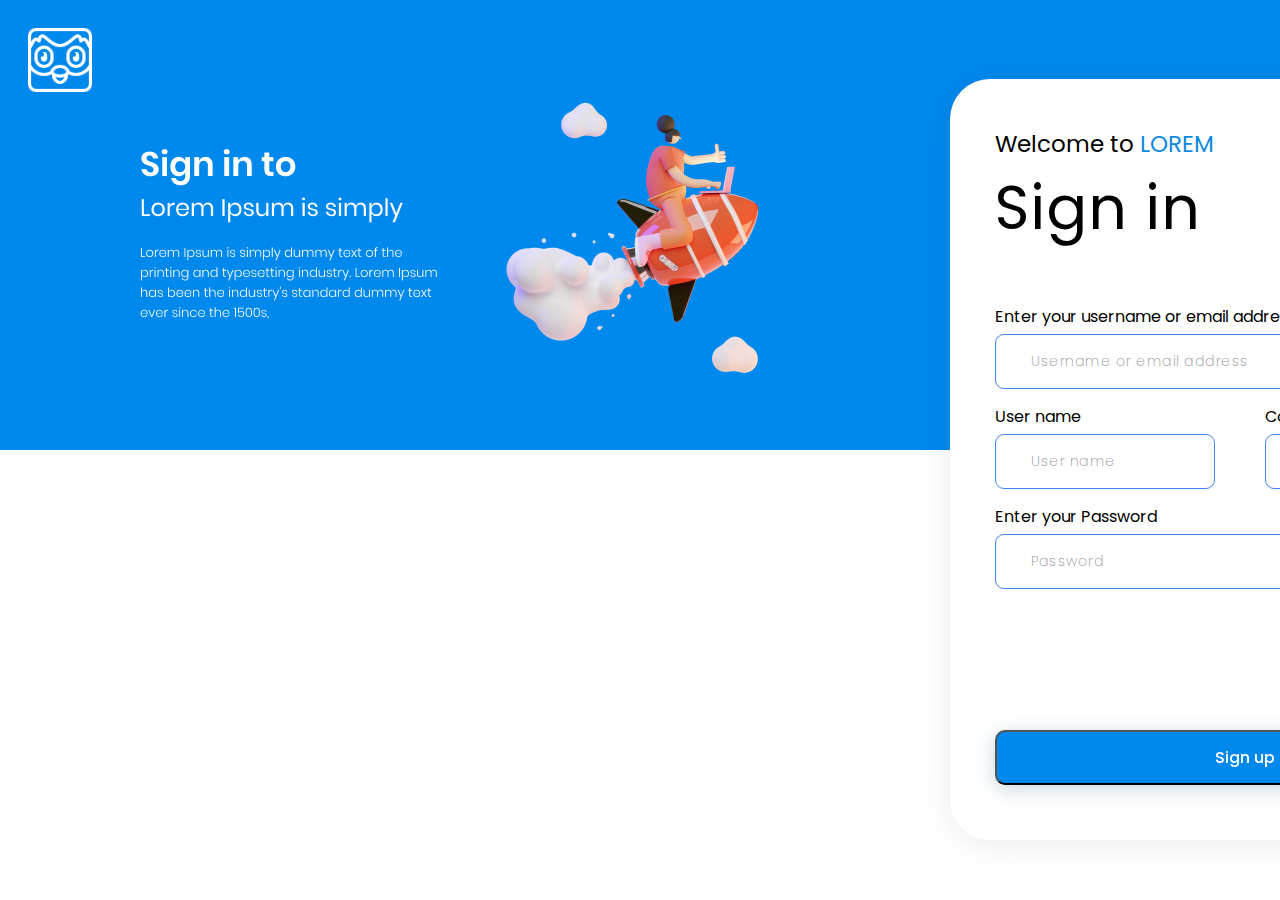
<file: second.html>
<!DOCTYPE html>
<html lang="en">
<head>
    <meta charset="UTF-8">
    <meta http-equiv="X-UA-Compatible" content="IE=edge">
    <meta name="viewport" content="width=device-width, initial-scale=1.0">
    <link rel="preconnect" href="https://fonts.googleapis.com">
    <link rel="preconnect" href="https://fonts.gstatic.com" crossorigin>
    <link href="https://fonts.googleapis.com/css2?family=Poppins:wght@500&family=Roboto:wght@100;300&display=swap" rel="stylesheet">
    <link rel="stylesheet" href="https://cdnjs.cloudflare.com/ajax/libs/font-awesome/5.15.3/css/all.min.css"/>
    <link rel="stylesheet" href="second.css">

    <title>Lab11_2</title>
</head>
<body>
   <main class="main">
       <div class="section1">
           <div class="logo">
               <img src="images/logo.png" alt="">
           </div>
           <div class="header-text">
               <img src="images/Group 1.png" alt="img">
               <img src="images/lorem.png" alt="img">
           </div>
           <div class="photo">
                <img src="images/Saly-1.png" alt="img">
           </div>
       </div>
       <div class="section2">
           <div class="content1"><p>Welcome to <span>LOREM</span></p></div>
           <div class="content2"><p>No Account <br><a href="#">Sign up</a></p> </div>
           <div class="content3"><h1>Sign in</h1></div>

        

           <div class="form">
            <form action="#">
                <div class="form-group email">
                    <div class="field">
                        <label for="username">Enter your username or email address</label><br>
                        <input type="text" class="form-control" placeholder="Username or email address" id="username">
                        <i class="error error-icon fas fa-exclamation-circle"></i>
                      </div>
                      <div class="error error-txt">Email can't be blank</div>
                </div>

                <div class="form-group2">
                    <div class="form-group username">
                        <div class="field username">
                            <label for="username">User name</label><br>
                            <input type="text" class="form-control username" placeholder="User name" id="username">
                          </div>
                          <div class="error error-txt">User name can't be blank</div>
                    </div>
    
                    <div class="form-group number">
                        <div class="field number">
                            <label for="username">Contact number</label><br>
                            <input type="number" class="form-control number" placeholder="Contact number" id="username">
                          </div>
                          <div class="error error-txt">Contact number can't be blank</div>
                    </div>
                </div>


                <div class="form-group password">
                    <div class="field">
                        <label for="password">Enter your Password</label><br>
                        <input type="password" class="form-control" placeholder="Password" id="password">
                        <i class="error error-icon fas fa-exclamation-circle"></i>
                      </div>
                        <div class="error error-txt">Password can't be blank</div>
                </div>
                  

                  <div><input type="submit" value="Sign up" class="submit"></div>
              </form>
           </div>
       </div>
       <div class="section3">
       </div>
   </main>
   <script src="app.js"></script>
</body>
</html>
</file>
<file: second.css>
*{
    margin: 0;
    padding: 0;
    box-sizing: border-box;
    font-family: 'Poppins', sans-serif;
  }
  @import url('https://fonts.googleapis.com/css2?family=Poppins:wght@500&family=Roboto:wght@100;300&display=swap');

  body{
      height:  100vh;
      overflow: hidden;
  }
  .section1{
      width: 100%;
      height: 50vh;
      background: #0089ED;
      display: flex;
      align-items: center;
  }
  .header-text{
      display: block;
      position: relative;
      left: 140px;
      width: 400px;
      height: 200px;
  }
  .header-text img{
      margin-top: 14px;
  }
.logo img{
    display: block;
    position: absolute;
    top: 0px;
    width: 80px;
    top: 20px;
    left: 20px;
}
.photo{
    position: relative;
    left: 40px;
}
.section2{
    position: absolute;
    width: 600px;
    height: 761px;
    left: 950px;
    top: 79px;
    background: #FFFFFF;
    box-shadow: 0px 4px 35px rgba(0, 0, 0, 0.08);
    border-radius: 40px;
}

.content1 p{
    position: relative;
    width: auto;
    height: 32px;
    left: 45px;
    top: 50px;
    font-family: 'Poppins';
    font-style: normal;
    font-weight: normal;
    font-size: 23px;
    line-height: 31px;
}
.content2 p{
    position: relative;
    width: 100px;
    height: 40px;
    left: 460px;
    top:  22px;
    font-family: 'Poppins';
    font-style: normal;
    font-weight: 50;
    font-size: 14px;
    line-height: 19px;
    letter-spacing: 1px;
    color: #8D8D8D;
}
.content2 a{    
    text-decoration: none;
    color: royalblue;
}
span{
    color: rgb(14, 138, 221);
}
.content3 h1{
    
position: relative;
height: 83px;
left: 45px;
top: 16px;
letter-spacing: 1px;
font-family: 'Poppins';
font-style: normal;
font-weight: 400;
font-size: 60px;
line-height: 82px;
}





.form{
    display: block;
    position: relative;
    top: 50px;
    left: 45px;
}

.form-control{
    position: relative;
    top: 5px;
    width: 500px;
    height: 55px;
    background: #FFFFFF;
    border: 1px solid #4285F4;
    box-sizing: border-box;
    border-radius: 9px;
}

.form-group2{
    display: flex;
    
}

.field.username, .field.number{
    position: relative;
    left: -50px;
    margin-left: 50px;
}
.form-control.username, .form-control.number{
    position: relative;
    top: 5px;
    width: 220px;
    height: 55px;
    background: #FFFFFF;
    border: 1px solid #4285F4;
    box-sizing: border-box;
    border-radius: 9px;
}

.form-control.username::placeholder{
    font-family: 'Poppins', sans-serif;
    font-style: normal;
    font-weight: 200;
    font-size: 14px;
    line-height: 21px;
    letter-spacing: 0.5px;
    position: relative;
    left: 35px;
    color: #949494;
}

.field{
    position: relative;
    margin-top: 20px;
}
.form-control::placeholder{
    font-family: 'Poppins', sans-serif;
    font-style: normal;
    font-weight: 200;
    font-size: 14px;
    line-height: 21px;
    letter-spacing: 0.5px;
    position: relative;
    left: 35px;
    color: #949494;
}

.submit{
    position: fixed;
    top: 730px;
    width: 500px;
    height: 55px;
    background: #0089ED;
    box-shadow: 0px 4px 19px rgba(65, 124, 147, 0.3);
    border-radius: 10px;
    font-style: normal;
    font-weight: 500;
    font-size: 16px;
    line-height: 24px;
    color: #FFFFFF;
    transition: .5s;
}
.submit:hover{
    cursor: pointer;
    background: #1698f5;
}

form .form-group.shake{
    animation: shake 0.3s ease-in-out;
  }
  @keyframes shake {
    0%, 100%{
      margin-left: 0px;
    }
    20%, 80%{
      margin-left: -12px;
    }
    40%, 60%{
      margin-left: 12px;
    }
  }

  form .form-group input:focus,
form .form-group.valid input{
  border-color: #5372F0;
}

form .form-group.shake input,
form .form-group.error input{
  border-color: #dc3545;
}

form .form-group .error-txt{
    color: #dc3545;
    text-align: left;
    margin-top: 5px;
  }
form .form-group .error{
    display: none;
}
form .form-group.valid .icon{
    color: #5372F0;
}
.error-icon{
    position: absolute;
    top: 50px;
    right: 120px;
    color: #dc3545;
}
form .form-group.shake .error,
form .form-group.error .error{
  display: block;
}

@media screen and (max-width: 600px){
    body{
        background: #0089ED;
        height: 100vh;
    }
    .section2{
    position: absolute;
    width: 326px;
    height: 761px;
    left: 26px;
    top: 79px;
    background: #FFFFFF;
    box-shadow: 0px 4px 35px rgba(0, 0, 0, 0.08);
    border-radius: 40px;
    }

    
    .header-text img{
        display: none;
    }
}
</file>
